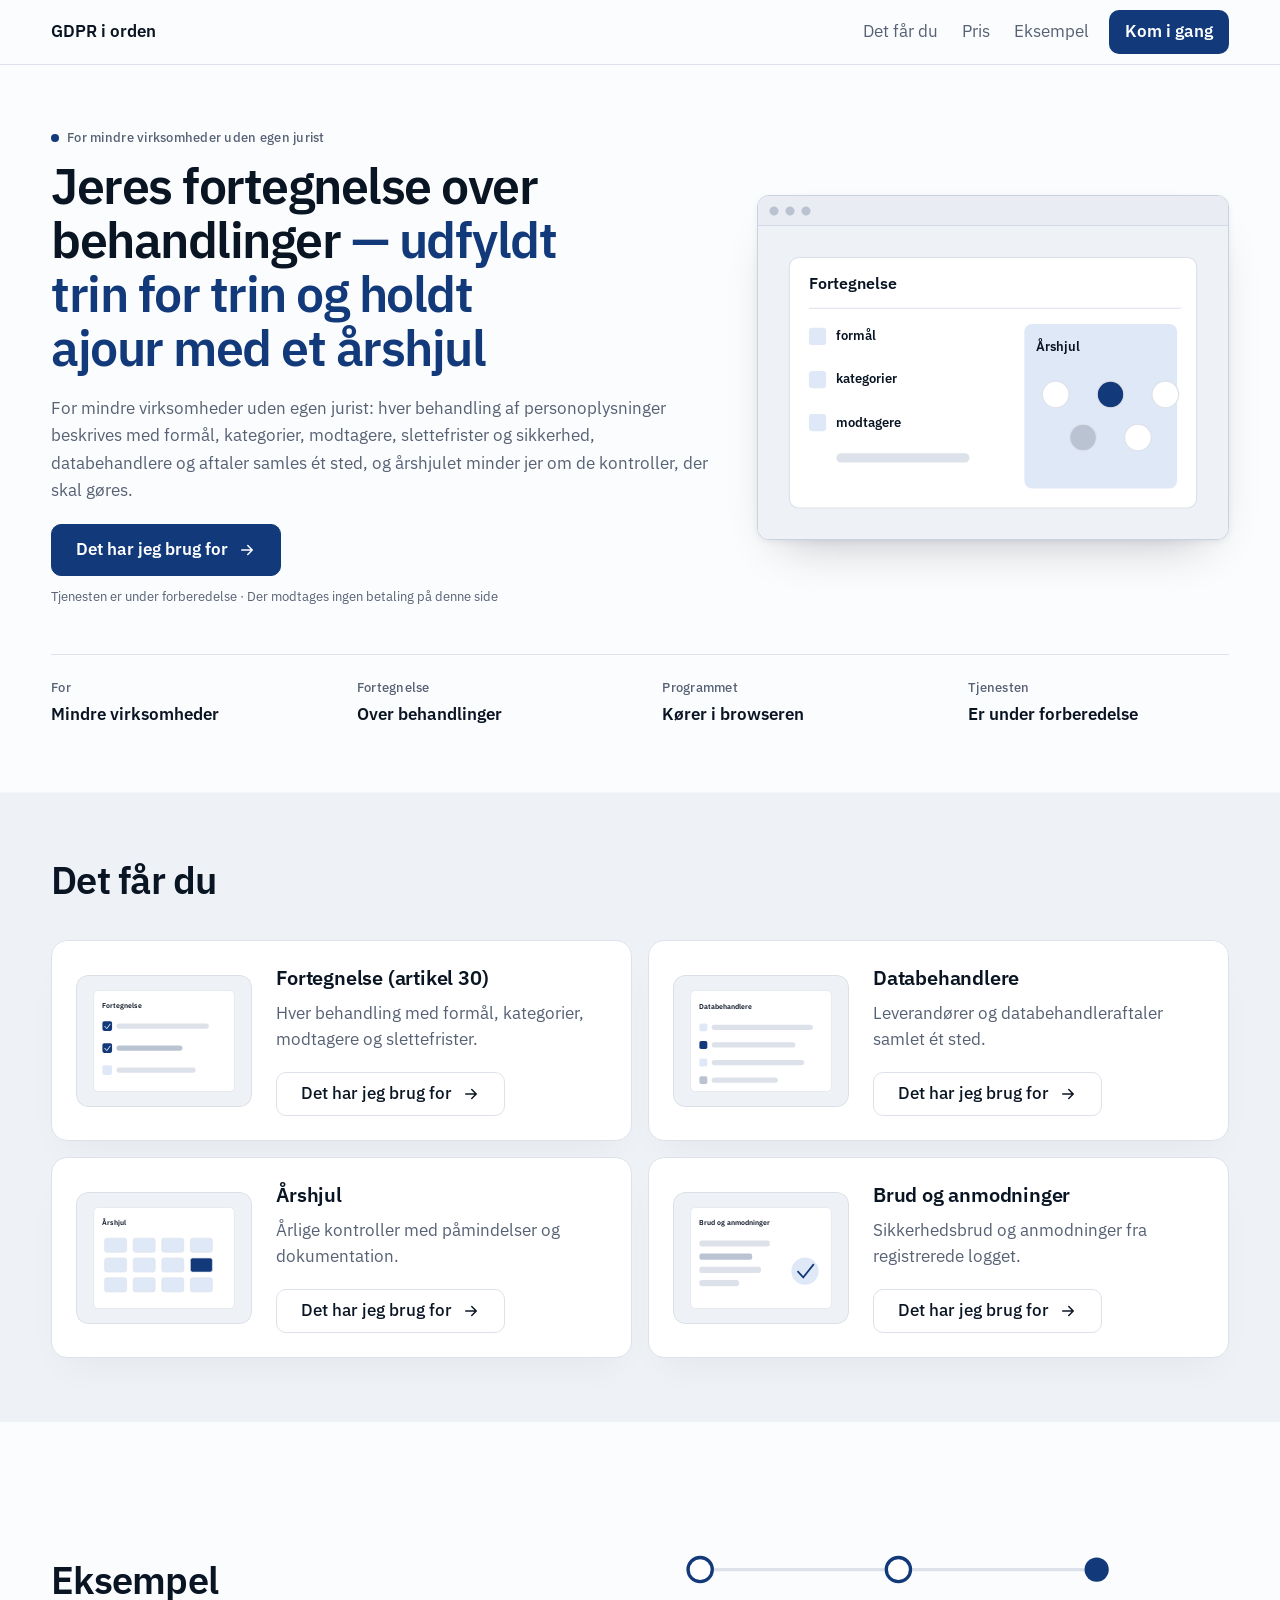
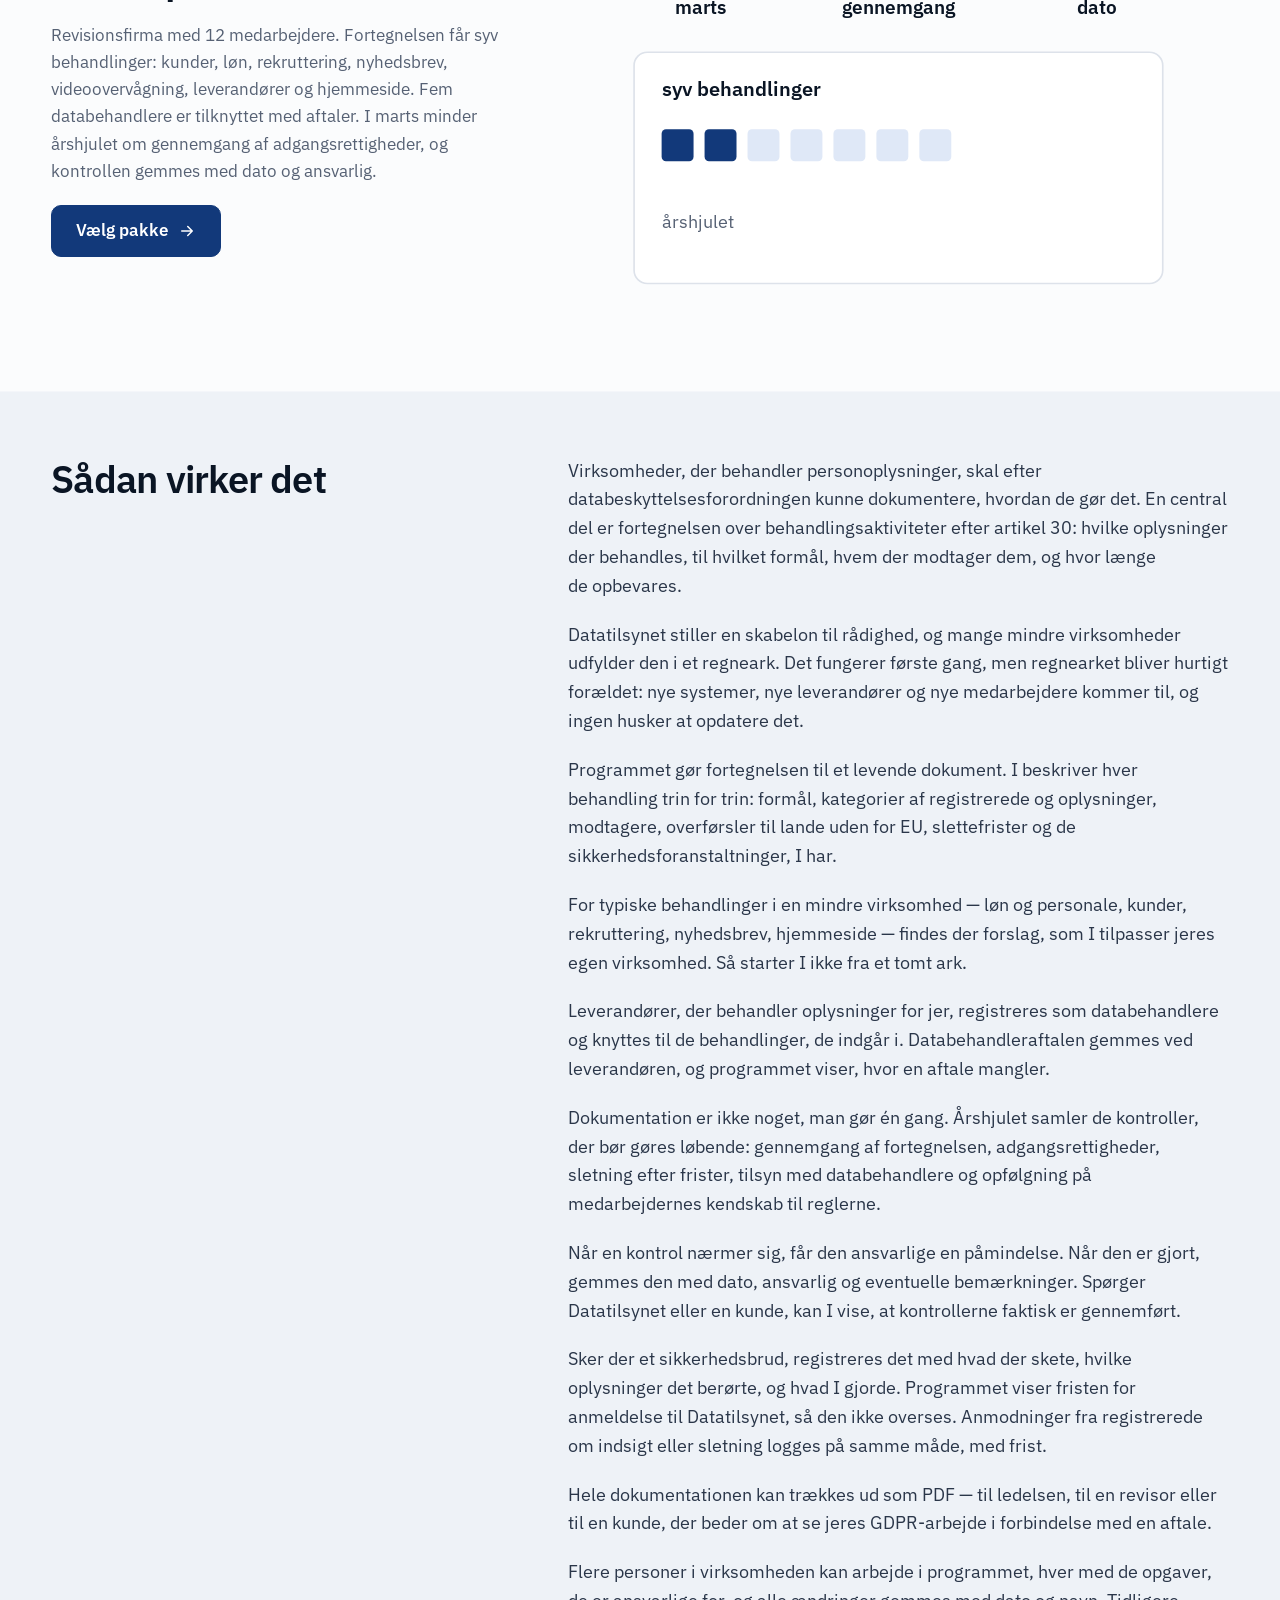
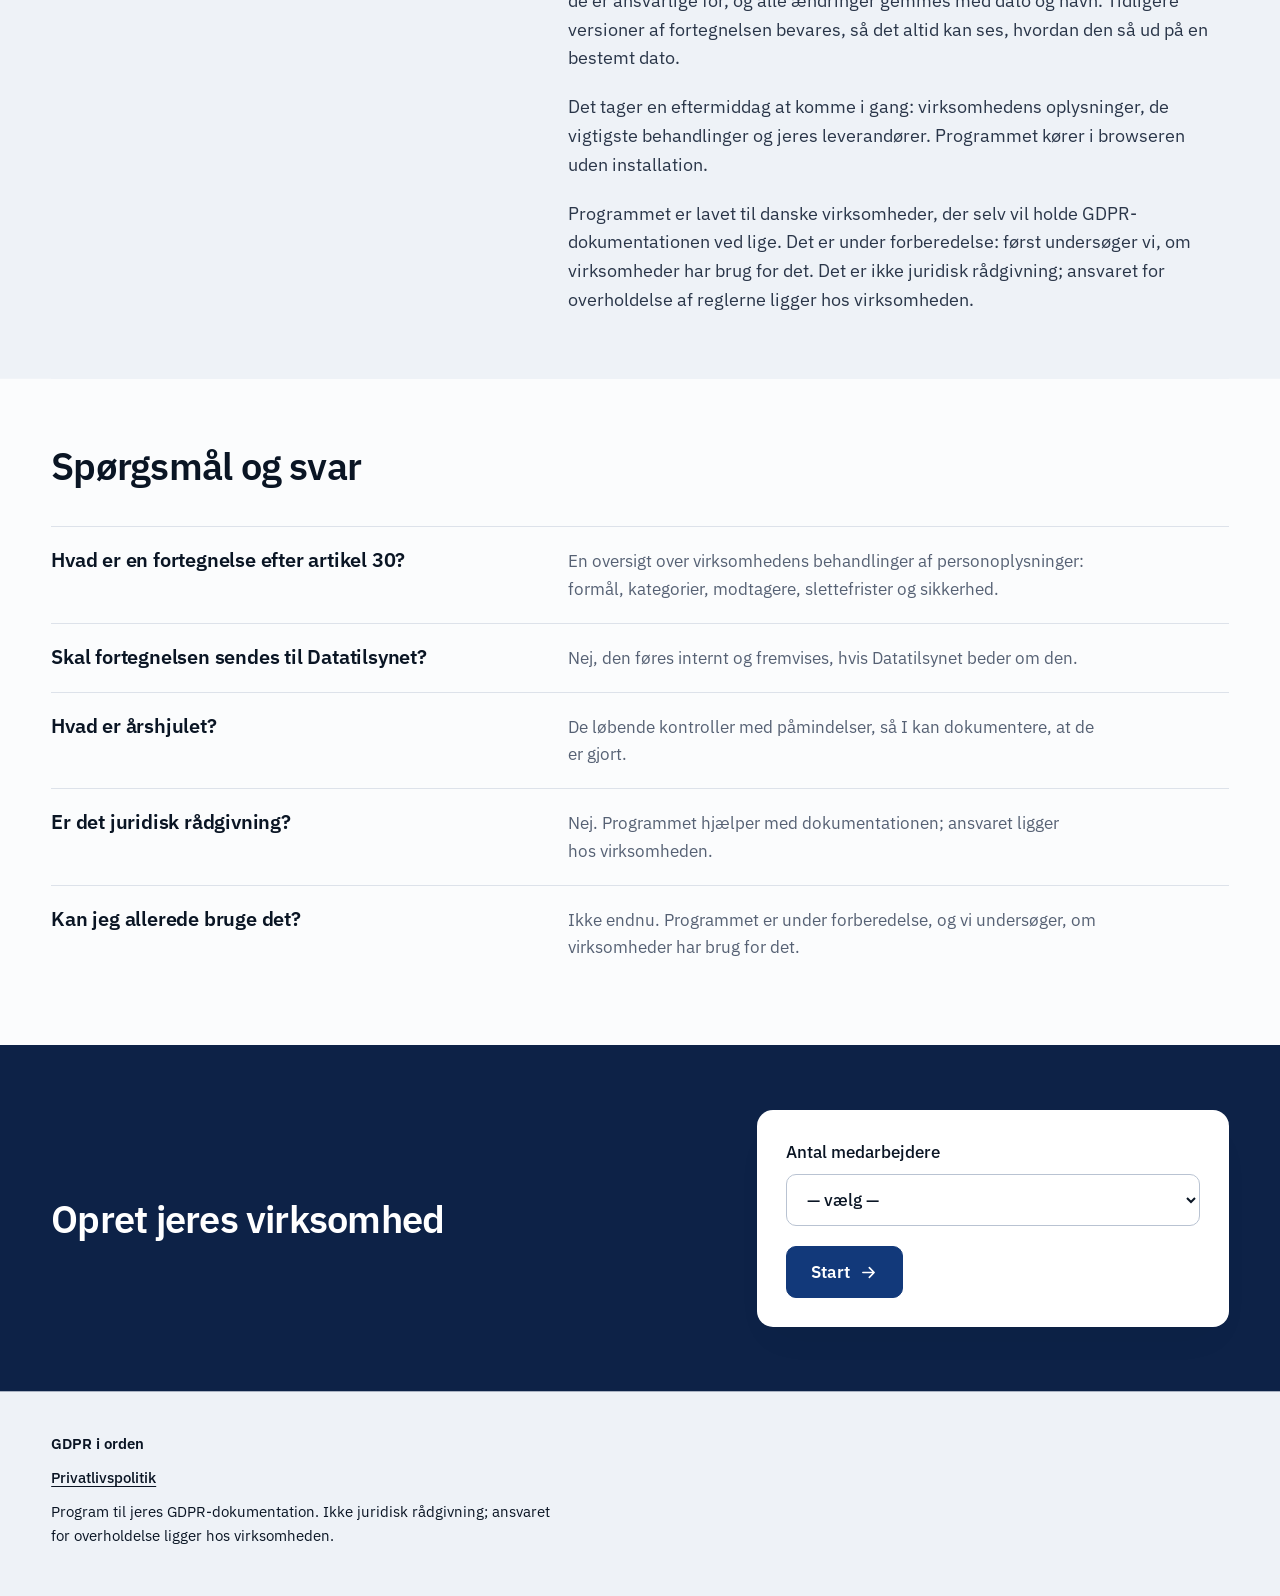
<file: index.html>
<!doctype html>
<html lang="da-DK">
<head>
<meta charset="utf-8">
<!-- Google Tag Manager -->
<script>(function(w,d,s,l,i){w[l]=w[l]||[];w[l].push({'gtm.start':
new Date().getTime(),event:'gtm.js'});var f=d.getElementsByTagName(s)[0],
j=d.createElement(s),dl=l!='dataLayer'?'&l='+l:'';j.async=true;j.src=
'https://www.googletagmanager.com/gtm.js?id='+i+dl;f.parentNode.insertBefore(j,f);
})(window,document,'script','dataLayer','GTM-WCQB7QSV');</script>
<!-- End Google Tag Manager -->
<meta name="viewport" content="width=device-width,initial-scale=1">
<link rel="canonical" href="https://gdprfortegnelse.dokufile.com/">
<title>GDPR-fortegnelse og årshjul for mindre virksomheder</title>
<meta name="description" content="For virksomheder, der selv holder GDPR-dokumentationen: fortegnelsen efter artikel 30 trin for trin og de årlige kontroller i et årshjul.">
<link rel="icon" href="favicon.svg">
<link rel="stylesheet" href="https://super-romeo.github.io/smoki-base/v1/style.css">
<link rel="preconnect" href="https://fonts.googleapis.com">
<link rel="preconnect" href="https://fonts.gstatic.com" crossorigin>
<link rel="stylesheet" href="https://fonts.googleapis.com/css2?family=IBM+Plex+Sans:wght@400;500;600&display=swap">
<link rel="stylesheet" href="variant.css">
<script src="smoke.js" defer></script>
<!-- faq-jsonld:start -->
<script type="application/ld+json">
{
 "@context": "https://schema.org",
 "@type": "FAQPage",
 "mainEntity": [
  {
   "@type": "Question",
   "name": "Hvad er en fortegnelse efter artikel 30?",
   "acceptedAnswer": {
    "@type": "Answer",
    "text": "En oversigt over virksomhedens behandlinger af personoplysninger: formål, kategorier, modtagere, slettefrister og sikkerhed."
   }
  },
  {
   "@type": "Question",
   "name": "Skal fortegnelsen sendes til Datatilsynet?",
   "acceptedAnswer": {
    "@type": "Answer",
    "text": "Nej, den føres internt og fremvises, hvis Datatilsynet beder om den."
   }
  },
  {
   "@type": "Question",
   "name": "Hvad er årshjulet?",
   "acceptedAnswer": {
    "@type": "Answer",
    "text": "De løbende kontroller med påmindelser, så I kan dokumentere, at de er gjort."
   }
  },
  {
   "@type": "Question",
   "name": "Er det juridisk rådgivning?",
   "acceptedAnswer": {
    "@type": "Answer",
    "text": "Nej. Programmet hjælper med dokumentationen; ansvaret ligger hos virksomheden."
   }
  },
  {
   "@type": "Question",
   "name": "Kan jeg allerede bruge det?",
   "acceptedAnswer": {
    "@type": "Answer",
    "text": "Ikke endnu. Programmet er under forberedelse, og vi undersøger, om virksomheder har brug for det."
   }
  }
 ]
}
</script>
<!-- faq-jsonld:end -->
</head>
<body>
<!-- Google Tag Manager (noscript) -->
<noscript><iframe src="https://www.googletagmanager.com/ns.html?id=GTM-WCQB7QSV"
height="0" width="0" style="display:none;visibility:hidden"></iframe></noscript>
<!-- End Google Tag Manager (noscript) -->

<header><div class="shell">
  <a class="home" href="index.html" data-ev="click_logo_home">GDPR i orden</a>
  <nav><a href="#hvad" data-ev="click_nav_hvad">Det får du</a><a href="price.html" data-ev="click_nav_pris">Pris</a><a href="#eksempel" data-ev="click_nav_eksempel">Eksempel</a><a href="#start" data-ev="click_nav_start">Kom i gang</a></nav>
</div></header>

<main class="shell">
  <section class="split">
    <div class="stack">
      <p class="meta rise"><span class="dot"></span> For mindre virksomheder uden egen jurist</p>
      <h1 class="rise" style="--i:1" data-len="long">Jeres fortegnelse over behandlinger&nbsp;<span class="soft">— udfyldt trin for trin og holdt ajour med et årshjul</span></h1>
      <p class="rise" style="--i:2">For mindre virksomheder uden egen jurist: hver behandling af personoplysninger beskrives med formål, kategorier, modtagere, slettefrister og sikkerhed, databehandlere og aftaler samles ét sted, og årshjulet minder jer om de kontroller, der skal gøres.</p>
      <a class="button rise" style="--i:3" href="price.html" data-ev="cta_click">Det har jeg brug for</a>
      <p class="meta rise" style="--i:4">Tjenesten er under forberedelse · Der modtages ingen betaling på denne side</p>
    </div>
    <figure class="window rise" style="--i:2"><svg aria-hidden="true" focusable="false" class="shot" xmlns="http://www.w3.org/2000/svg" viewBox="0 0 1200 800"><rect width="1200" height="800" fill="#eef2f7" /><rect x="80" y="80" width="1040" height="640" rx="24" fill="#ffffff" stroke="#dde2ea" stroke-width="3" /><text x="130" y="160" font-size="40" font-weight="600" fill="#0a1524">Fortegnelse</text><line x1="130" y1="210" x2="1080" y2="210" stroke="#dde2ea" stroke-width="3" /><rect x="130" y="260" width="44" height="44" rx="8" fill="#dfe8f7" /><text x="200" y="292" font-size="32" font-weight="600" fill="#0a1524">formål</text><rect x="130" y="370" width="44" height="44" rx="8" fill="#dfe8f7" /><text x="200" y="402" font-size="32" font-weight="600" fill="#0a1524">kategorier</text><rect x="130" y="480" width="44" height="44" rx="8" fill="#dfe8f7" /><text x="200" y="512" font-size="32" font-weight="600" fill="#0a1524">modtagere</text><rect x="200" y="580" width="340" height="24" rx="12" fill="#dde2ea" /><rect x="680" y="250" width="390" height="420" rx="20" fill="#dfe8f7" /><text x="710" y="320" font-size="34" font-weight="600" fill="#0a1524">Årshjul</text><circle cx="760" cy="430" r="34" fill="#ffffff" stroke="#dde2ea" stroke-width="3" /><circle cx="900" cy="430" r="34" fill="#12397a" stroke="#dde2ea" stroke-width="3" /><circle cx="1040" cy="430" r="34" fill="#ffffff" stroke="#dde2ea" stroke-width="3" /><circle cx="830" cy="540" r="34" fill="#b9c3d2" stroke="#dde2ea" stroke-width="3" /><circle cx="970" cy="540" r="34" fill="#ffffff" stroke="#dde2ea" stroke-width="3" /></svg></figure>
    <dl class="facts">
      <div><dt>For</dt><dd>Mindre virksomheder</dd></div>
      <div><dt>Fortegnelse</dt><dd>Over behandlinger</dd></div>
      <div><dt>Programmet</dt><dd>Kører i browseren</dd></div>
      <div><dt>Tjenesten</dt><dd>Er under forberedelse</dd></div>
    </dl>
  </section>

  <section id="hvad" data-view="features_view">
    <div class="stack"><h2>Det får du</h2></div>
    <div class="bento">
      <article class="tile stack reveal">
        <div class="art"><svg aria-hidden="true" focusable="false" xmlns="http://www.w3.org/2000/svg" viewBox="0 0 800 600"><rect width="800" height="600" fill="#eef2f7" /><rect x="80" y="70" width="640" height="460" rx="22" fill="#ffffff" stroke="#dde2ea" stroke-width="3" /><text x="120" y="150" font-size="32" font-weight="600" fill="#0a1524">Fortegnelse</text><rect x="120" y="210" width="44" height="44" rx="8" fill="#12397a" /><polyline points="130,232 140,244 156,222" fill="none" stroke="#ffffff" stroke-width="4" /><rect x="184" y="220" width="420" height="24" rx="12" fill="#dde2ea" /><rect x="120" y="310" width="44" height="44" rx="8" fill="#12397a" /><polyline points="130,332 140,344 156,322" fill="none" stroke="#ffffff" stroke-width="4" /><rect x="184" y="320" width="300" height="24" rx="12" fill="#b9c3d2" /><rect x="120" y="410" width="44" height="44" rx="8" fill="#dfe8f7" /><rect x="184" y="420" width="360" height="24" rx="12" fill="#dde2ea" /></svg></div>
        <h3>Fortegnelse (artikel 30)</h3><p>Hver behandling med formål, kategorier, modtagere og slettefrister.</p>
        <a class="button quiet" href="price.html" data-ev="feature_fortegnelse">Det har jeg brug for</a>
      </article>
      <article class="tile stack reveal">
        <div class="art"><svg aria-hidden="true" focusable="false" xmlns="http://www.w3.org/2000/svg" viewBox="0 0 800 600"><rect width="800" height="600" fill="#eef2f7" /><rect x="80" y="70" width="640" height="460" rx="22" fill="#ffffff" stroke="#dde2ea" stroke-width="3" /><text x="120" y="155" font-size="34" font-weight="600" fill="#0a1524">Databehandlere</text><rect x="120" y="220" width="36" height="36" rx="8" fill="#dfe8f7" /><rect x="176" y="226" width="460" height="24" rx="12" fill="#dde2ea" /><rect x="120" y="300" width="36" height="36" rx="8" fill="#12397a" /><rect x="176" y="306" width="380" height="24" rx="12" fill="#dde2ea" /><rect x="120" y="380" width="36" height="36" rx="8" fill="#dfe8f7" /><rect x="176" y="386" width="420" height="24" rx="12" fill="#dde2ea" /><rect x="120" y="460" width="36" height="36" rx="8" fill="#b9c3d2" /><rect x="176" y="466" width="300" height="24" rx="12" fill="#dde2ea" /></svg></div>
        <h3>Databehandlere</h3><p>Leverandører og databehandleraftaler samlet ét sted.</p>
        <a class="button quiet" href="price.html" data-ev="feature_databehandlere">Det har jeg brug for</a>
      </article>
      <article class="tile stack reveal">
        <div class="art"><svg aria-hidden="true" focusable="false" xmlns="http://www.w3.org/2000/svg" viewBox="0 0 800 600"><rect width="800" height="600" fill="#eef2f7" /><rect x="80" y="70" width="640" height="460" rx="22" fill="#ffffff" stroke="#dde2ea" stroke-width="3" /><text x="120" y="150" font-size="34" font-weight="600" fill="#0a1524">Årshjul</text><rect x="130" y="210" width="100" height="64" rx="10" fill="#dfe8f7" stroke="#dde2ea" stroke-width="3" /><rect x="260" y="210" width="100" height="64" rx="10" fill="#dfe8f7" stroke="#dde2ea" stroke-width="3" /><rect x="390" y="210" width="100" height="64" rx="10" fill="#dfe8f7" stroke="#dde2ea" stroke-width="3" /><rect x="520" y="210" width="100" height="64" rx="10" fill="#dfe8f7" stroke="#dde2ea" stroke-width="3" /><rect x="130" y="300" width="100" height="64" rx="10" fill="#dfe8f7" stroke="#dde2ea" stroke-width="3" /><rect x="260" y="300" width="100" height="64" rx="10" fill="#dfe8f7" stroke="#dde2ea" stroke-width="3" /><rect x="390" y="300" width="100" height="64" rx="10" fill="#dfe8f7" stroke="#dde2ea" stroke-width="3" /><rect x="520" y="300" width="100" height="64" rx="10" fill="#12397a" stroke="#dde2ea" stroke-width="3" /><rect x="130" y="390" width="100" height="64" rx="10" fill="#dfe8f7" stroke="#dde2ea" stroke-width="3" /><rect x="260" y="390" width="100" height="64" rx="10" fill="#dfe8f7" stroke="#dde2ea" stroke-width="3" /><rect x="390" y="390" width="100" height="64" rx="10" fill="#dfe8f7" stroke="#dde2ea" stroke-width="3" /><rect x="520" y="390" width="100" height="64" rx="10" fill="#dfe8f7" stroke="#dde2ea" stroke-width="3" /></svg></div>
        <h3>Årshjul</h3><p>Årlige kontroller med påmindelser og dokumentation.</p>
        <a class="button quiet" href="price.html" data-ev="feature_aarshjul">Det har jeg brug for</a>
      </article>
      <article class="tile stack reveal">
        <div class="art"><svg aria-hidden="true" focusable="false" xmlns="http://www.w3.org/2000/svg" viewBox="0 0 800 600"><rect width="800" height="600" fill="#eef2f7" /><rect x="80" y="70" width="640" height="460" rx="22" fill="#ffffff" stroke="#dde2ea" stroke-width="3" /><text x="120" y="150" font-size="32" font-weight="600" fill="#0a1524">Brud og anmodninger</text><rect x="120" y="220" width="320" height="28" rx="10" fill="#dde2ea" /><rect x="120" y="280" width="240" height="28" rx="10" fill="#b9c3d2" /><rect x="120" y="340" width="280" height="28" rx="10" fill="#dde2ea" /><rect x="120" y="400" width="180" height="28" rx="10" fill="#dde2ea" /><circle cx="600" cy="360" r="62" fill="#dfe8f7" /><polyline points="566,360 592,388 640,328" fill="none" stroke="#12397a" stroke-width="8" /></svg></div>
        <h3>Brud og anmodninger</h3><p>Sikkerhedsbrud og anmodninger fra registrerede logget.</p>
        <a class="button quiet" href="price.html" data-ev="feature_brud">Det har jeg brug for</a>
      </article>
    </div>
  </section>

  <section id="eksempel" data-view="example_view" class="split flip">
    <div class="stack">
      <h2>Eksempel</h2>
      <p>Revisionsfirma med 12 medarbejdere. Fortegnelsen får syv behandlinger: kunder, løn, rekruttering, nyhedsbrev, videoovervågning, leverandører og hjemmeside. Fem databehandlere er tilknyttet med aftaler. I marts minder årshjulet om gennemgang af adgangsrettigheder, og kontrollen gemmes med dato og ansvarlig.</p>
    <a class="button" href="price.html" data-ev="click_cta_after_example">Vælg pakke</a>
    </div>
<svg aria-hidden="true" focusable="false" class="shot reveal" xmlns="http://www.w3.org/2000/svg" viewBox="0 0 1200 800"><rect width="1200" height="800" fill="#eef2f7" /><line x1="240" y1="150" x2="960" y2="150" stroke="#dde2ea" stroke-width="6" /><circle cx="240" cy="150" r="22" fill="#ffffff" stroke="#12397a" stroke-width="6" /><text x="240" y="230" font-size="34" font-weight="600" fill="#0a1524" text-anchor="middle">marts</text><circle cx="600" cy="150" r="22" fill="#ffffff" stroke="#12397a" stroke-width="6" /><text x="600" y="230" font-size="34" font-weight="600" fill="#0a1524" text-anchor="middle">gennemgang</text><circle cx="960" cy="150" r="22" fill="#12397a" /><text x="960" y="230" font-size="34" font-weight="600" fill="#0a1524" text-anchor="middle">dato</text><rect x="120" y="300" width="960" height="420" rx="24" fill="#ffffff" stroke="#dde2ea" stroke-width="3" /><text x="170" y="380" font-size="36" font-weight="600" fill="#0a1524">syv behandlinger</text><rect x="170" y="440" width="58" height="58" rx="8" fill="#12397a" /><rect x="248" y="440" width="58" height="58" rx="8" fill="#12397a" /><rect x="326" y="440" width="58" height="58" rx="8" fill="#dfe8f7" /><rect x="404" y="440" width="58" height="58" rx="8" fill="#dfe8f7" /><rect x="482" y="440" width="58" height="58" rx="8" fill="#dfe8f7" /><rect x="560" y="440" width="58" height="58" rx="8" fill="#dfe8f7" /><rect x="638" y="440" width="58" height="58" rx="8" fill="#dfe8f7" /><text x="170" y="620" font-size="32" fill="#566174">årshjulet</text></svg>
  </section>
<!-- seo-tekst:start -->
  <section id="opis" class="split flip">
    <div class="stack"><h2>Sådan virker det</h2></div>
    <div class="stack">
      <p>Virksomheder, der behandler personoplysninger, skal efter databeskyttelsesforordningen kunne dokumentere, hvordan de gør det. En central del er fortegnelsen over behandlingsaktiviteter efter artikel 30: hvilke oplysninger der behandles, til hvilket formål, hvem der modtager dem, og hvor længe de opbevares.</p>
    <p>Datatilsynet stiller en skabelon til rådighed, og mange mindre virksomheder udfylder den i et regneark. Det fungerer første gang, men regnearket bliver hurtigt forældet: nye systemer, nye leverandører og nye medarbejdere kommer til, og ingen husker at opdatere det.</p>
    <p>Programmet gør fortegnelsen til et levende dokument. I beskriver hver behandling trin for trin: formål, kategorier af registrerede og oplysninger, modtagere, overførsler til lande uden for EU, slettefrister og de sikkerhedsforanstaltninger, I har.</p>
    <p>For typiske behandlinger i en mindre virksomhed — løn og personale, kunder, rekruttering, nyhedsbrev, hjemmeside — findes der forslag, som I tilpasser jeres egen virksomhed. Så starter I ikke fra et tomt ark.</p>
    <p>Leverandører, der behandler oplysninger for jer, registreres som databehandlere og knyttes til de behandlinger, de indgår i. Databehandleraftalen gemmes ved leverandøren, og programmet viser, hvor en aftale mangler.</p>
    <p>Dokumentation er ikke noget, man gør én gang. Årshjulet samler de kontroller, der bør gøres løbende: gennemgang af fortegnelsen, adgangsrettigheder, sletning efter frister, tilsyn med databehandlere og opfølgning på medarbejdernes kendskab til reglerne.</p>
    <p>Når en kontrol nærmer sig, får den ansvarlige en påmindelse. Når den er gjort, gemmes den med dato, ansvarlig og eventuelle bemærkninger. Spørger Datatilsynet eller en kunde, kan I vise, at kontrollerne faktisk er gennemført.</p>
    <p>Sker der et sikkerhedsbrud, registreres det med hvad der skete, hvilke oplysninger det berørte, og hvad I gjorde. Programmet viser fristen for anmeldelse til Datatilsynet, så den ikke overses. Anmodninger fra registrerede om indsigt eller sletning logges på samme måde, med frist.</p>
    <p>Hele dokumentationen kan trækkes ud som PDF — til ledelsen, til en revisor eller til en kunde, der beder om at se jeres GDPR-arbejde i forbindelse med en aftale.</p>
    <p>Flere personer i virksomheden kan arbejde i programmet, hver med de opgaver, de er ansvarlige for, og alle ændringer gemmes med dato og navn. Tidligere versioner af fortegnelsen bevares, så det altid kan ses, hvordan den så ud på en bestemt dato.</p>
    <p>Det tager en eftermiddag at komme i gang: virksomhedens oplysninger, de vigtigste behandlinger og jeres leverandører. Programmet kører i browseren uden installation.</p>
    <p>Programmet er lavet til danske virksomheder, der selv vil holde GDPR-dokumentationen ved lige. Det er under forberedelse: først undersøger vi, om virksomheder har brug for det. Det er ikke juridisk rådgivning; ansvaret for overholdelse af reglerne ligger hos virksomheden.</p>
    </div>
  </section>
  <section id="faq">
    <div class="stack"><h2>Spørgsmål og svar</h2></div>
    <div class="rows">
      <div class="split flip"><h3>Hvad er en fortegnelse efter artikel 30?</h3><p>En oversigt over virksomhedens behandlinger af personoplysninger: formål, kategorier, modtagere, slettefrister og sikkerhed.</p></div>
      <div class="split flip"><h3>Skal fortegnelsen sendes til Datatilsynet?</h3><p>Nej, den føres internt og fremvises, hvis Datatilsynet beder om den.</p></div>
      <div class="split flip"><h3>Hvad er årshjulet?</h3><p>De løbende kontroller med påmindelser, så I kan dokumentere, at de er gjort.</p></div>
      <div class="split flip"><h3>Er det juridisk rådgivning?</h3><p>Nej. Programmet hjælper med dokumentationen; ansvaret ligger hos virksomheden.</p></div>
      <div class="split flip"><h3>Kan jeg allerede bruge det?</h3><p>Ikke endnu. Programmet er under forberedelse, og vi undersøger, om virksomheder har brug for det.</p></div>
    </div>
  </section>
<!-- seo-tekst:end -->
  <section id="start" data-view="start_view" class="split">
    <div class="stack">
      <h2>Opret jeres virksomhed</h2>
    </div>
    <div class="tile stack">
      <label>Antal medarbejdere<select data-ev-focus="form_start"><option value="">— vælg —</option><option>1–10</option><option>11–50</option><option>51–250</option><option>Over 250</option></select></label>
      <a class="button" href="price.html" data-ev="form_submit_click">Start</a>
    </div>
  </section>
</main>

<footer><div class="shell">
  <p><b>GDPR i orden</b></p>
  <p><a href="privacy.html" data-ev="click_legal_privacy">Privatlivspolitik</a></p>
  <p>Program til jeres GDPR-dokumentation. Ikke juridisk rådgivning; ansvaret for overholdelse ligger hos virksomheden.</p>
</div></footer>

</body>
</html>
</file>
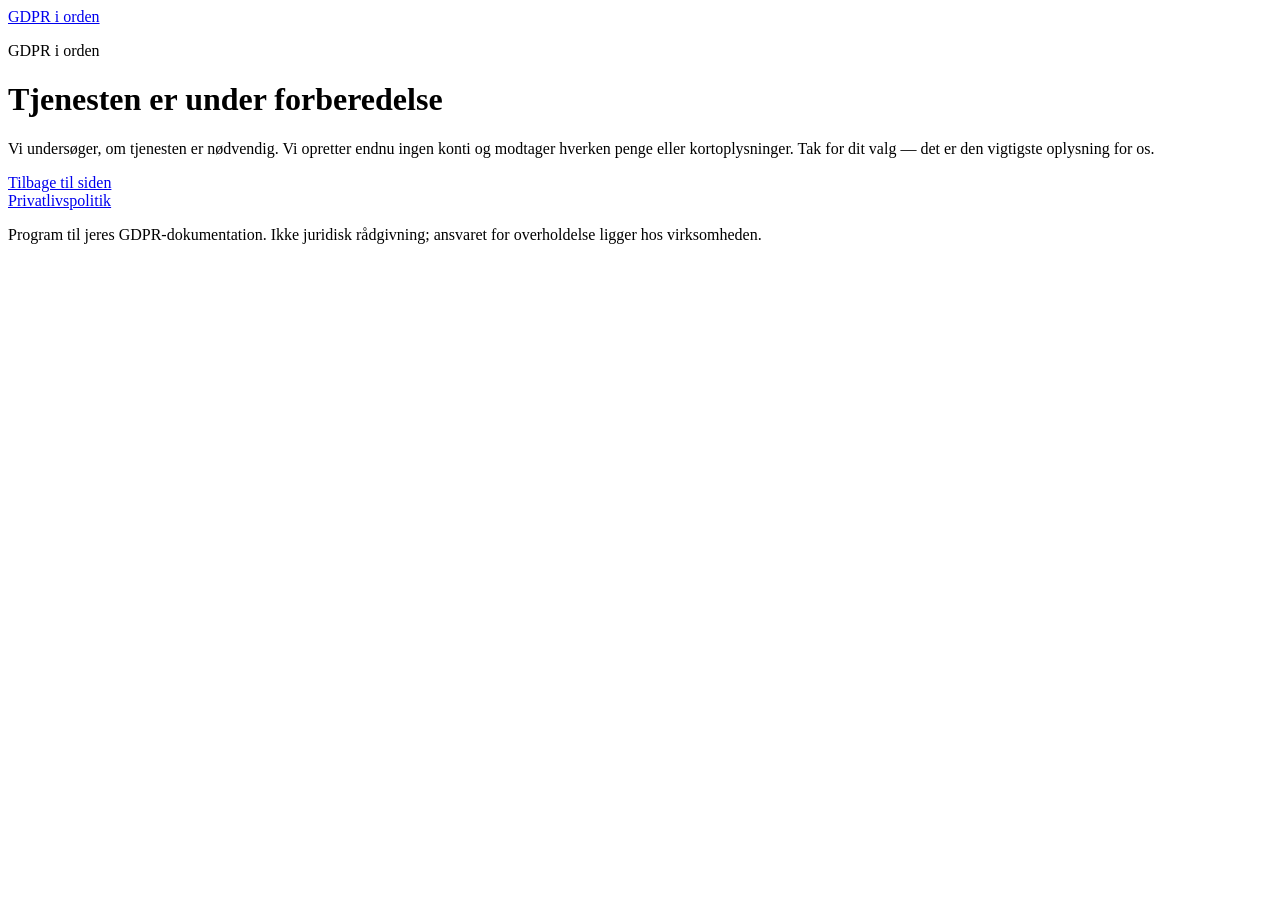
<file: pay.html>
<!doctype html>
<html lang="da-DK">
<head>
<meta charset="utf-8">
<!-- Google Tag Manager -->
<script>(function(w,d,s,l,i){w[l]=w[l]||[];w[l].push({'gtm.start':
new Date().getTime(),event:'gtm.js'});var f=d.getElementsByTagName(s)[0],
j=d.createElement(s),dl=l!='dataLayer'?'&l='+l:'';j.async=true;j.src=
'https://www.googletagmanager.com/gtm.js?id='+i+dl;f.parentNode.insertBefore(j,f);
})(window,document,'script','dataLayer','GTM-WCQB7QSV');</script>
<!-- End Google Tag Manager -->
<meta name="viewport" content="width=device-width,initial-scale=1">
<link rel="canonical" href="https://gdprfortegnelse.dokufile.com/pay.html">
<title>GDPR i orden — betaling er endnu ikke mulig</title>
<meta name="robots" content="noindex,nofollow">
<link rel="icon" href="favicon.svg">
<link rel="stylesheet" href="https://super-romeo.github.io/smoki-base/v1/style.css">
<script src="smoke.js" defer></script>
</head>
<body data-page="pay">
<!-- Google Tag Manager (noscript) -->
<noscript><iframe src="https://www.googletagmanager.com/ns.html?id=GTM-WCQB7QSV"
height="0" width="0" style="display:none;visibility:hidden"></iframe></noscript>
<!-- End Google Tag Manager (noscript) -->
<header class="site"><div class="wrap bar">
  <a class="brand" href="index.html" data-ev="click_logo_home"><span class="mark"></span>GDPR i orden</a>
</div></header>
<main class="page"><div class="wrap narrow center">
  <p class="eyebrow">GDPR i orden</p>
  <h1>Tjenesten er under forberedelse</h1>
  <p class="lead">Vi undersøger, om tjenesten er nødvendig. Vi opretter endnu ingen konti og modtager hverken penge eller kortoplysninger. Tak for dit valg — det er den vigtigste oplysning for os.</p>
  <p class="note" data-show="plan" hidden>Dit valg af pakke er talt anonymt, uden dine oplysninger.</p>
  <p class="note" data-show="feature" hidden>Dit valg af funktion er talt anonymt, uden dine oplysninger.</p>
  <p class="note" data-show="intent" hidden>Din forespørgsel er talt anonymt, uden dine oplysninger og dokumenter.</p>
  <div class="actions"><a class="btn primary" href="index.html" data-ev="click_back">Tilbage til siden</a></div>
  <p class="note" data-show="sent" hidden>Tak — vi skriver én gang, når tjenesten starter.</p>
  <div id="email-box" class="card" style="margin:44px auto 0;max-width:560px;text-align:left"><h2>Besked om start</h2><p>Hvis du vil, kan du skrive din e-mailadresse — vi sender én besked, når tjenesten starter. Feltet er frivilligt.</p><div data-form-slot></div><p class="note" style="margin:6px 0 0"><a href="privacy.html" data-ev="click_legal_privacy">Privatlivspolitik</a></p></div>
</div></main>
<footer class="site-foot"><div class="wrap">
  <p style="margin:0"><a href="privacy.html" data-ev="click_legal_privacy">Privatlivspolitik</a></p>
  <p class="muted">Program til jeres GDPR-dokumentation. Ikke juridisk rådgivning; ansvaret for overholdelse ligger hos virksomheden.</p>
</div></footer>
</body>
</html>
</file>
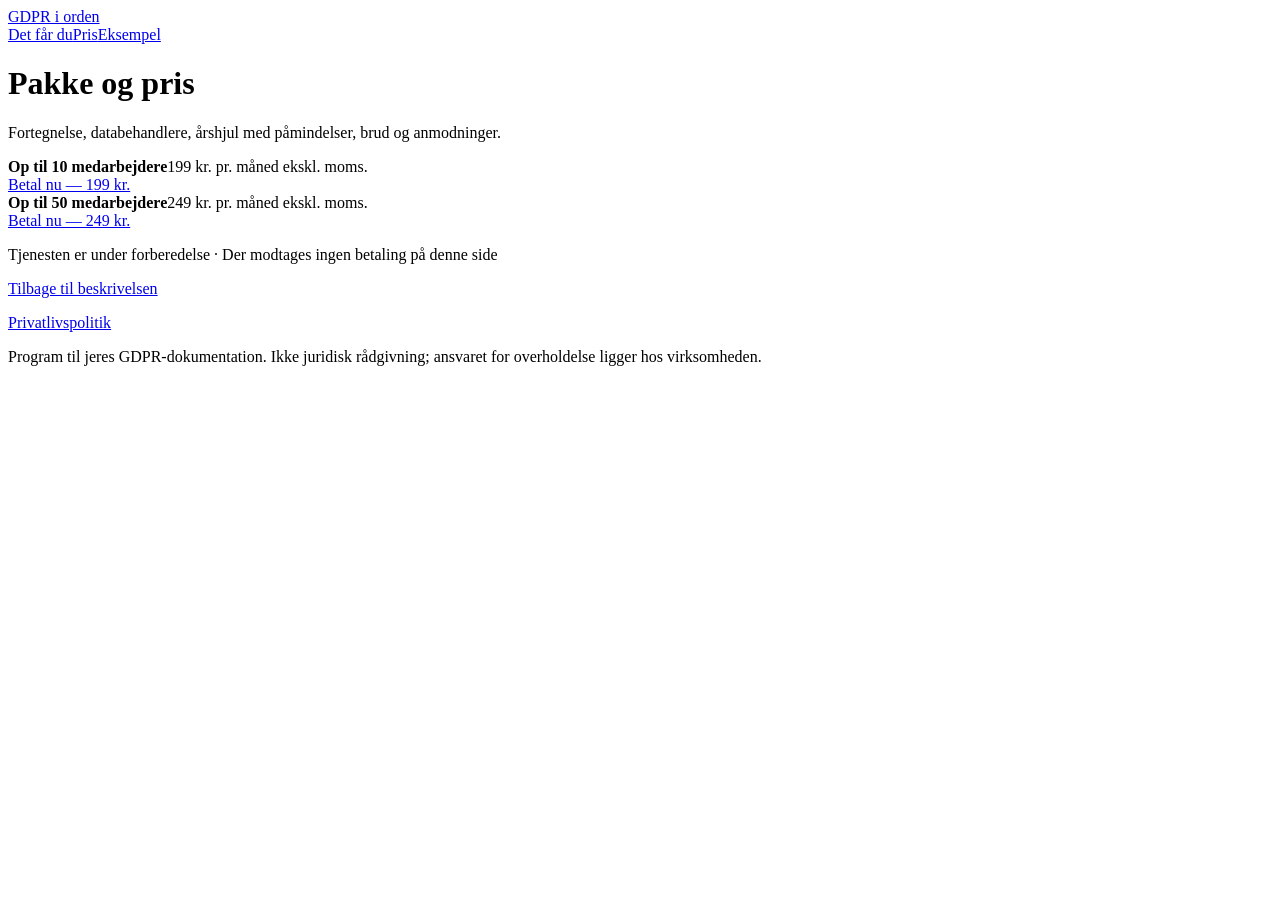
<file: price.html>
<!doctype html>
<html lang="da-DK">
<head>
<meta charset="utf-8">
<!-- Google Tag Manager -->
<script>(function(w,d,s,l,i){w[l]=w[l]||[];w[l].push({'gtm.start':
new Date().getTime(),event:'gtm.js'});var f=d.getElementsByTagName(s)[0],
j=d.createElement(s),dl=l!='dataLayer'?'&l='+l:'';j.async=true;j.src=
'https://www.googletagmanager.com/gtm.js?id='+i+dl;f.parentNode.insertBefore(j,f);
})(window,document,'script','dataLayer','GTM-WCQB7QSV');</script>
<!-- End Google Tag Manager -->
<meta name="viewport" content="width=device-width,initial-scale=1">
<link rel="canonical" href="https://gdprfortegnelse.dokufile.com/price.html">
<title>Pris — GDPR-fortegnelse og årshjul</title>
<meta name="description" content="Månedspris for fortegnelse over behandlinger efter artikel 30 og årshjul med kontroller for danske virksomheder.">
<link rel="icon" href="favicon.svg">
<link rel="stylesheet" href="https://super-romeo.github.io/smoki-base/v1/style.css">
<script src="smoke.js" defer></script>
<script>
  /* Prissiden åbnet — price_view via smoke.js (window.smokeTrack). */
  document.addEventListener("DOMContentLoaded", function () { if (window.smokeTrack) window.smokeTrack("price_view"); });
</script>
</head>
<body data-page="price">
<!-- Google Tag Manager (noscript) -->
<noscript><iframe src="https://www.googletagmanager.com/ns.html?id=GTM-WCQB7QSV"
height="0" width="0" style="display:none;visibility:hidden"></iframe></noscript>
<!-- End Google Tag Manager (noscript) -->

<header><div class="wrap">
  <div class="logo"><a href="index.html" data-ev="click_logo_home">GDPR i orden</a></div>
  <nav class="top"><a href="index.html#hvad" data-ev="click_nav_hvad">Det får du</a><a href="price.html" data-ev="click_nav_pris">Pris</a><a href="index.html#eksempel" data-ev="click_nav_eksempel">Eksempel</a></nav>
</div></header>

<div class="wrap">
  <div class="hero">
    <h1>Pakke og pris</h1>
    <p class="sub">Fortegnelse, databehandlere, årshjul med påmindelser, brud og anmodninger.</p>
  </div>

  <section id="pris">
    <div class="grid">
      <div class="card"><b>Op til 10 medarbejdere</b><span>199 kr. pr. måned ekskl. moms.</span><br><a class="btn" href="pay.html?plan=lille" data-ev="payment_click click_pay_lille">Betal nu — 199 kr.</a></div>
      <div class="card"><b>Op til 50 medarbejdere</b><span>249 kr. pr. måned ekskl. moms.</span><br><a class="btn" href="pay.html?plan=mellem" data-ev="payment_click click_pay_mellem">Betal nu — 249 kr.</a></div>
    </div>
    <p class="cta-note">Tjenesten er under forberedelse · Der modtages ingen betaling på denne side</p>
    <div class="actions"><a class="btn" href="index.html" data-ev="click_back">Tilbage til beskrivelsen</a></div>
  </section>
</div>

<footer><div class="wrap">
  <p><a href="privacy.html" data-ev="click_legal_privacy">Privatlivspolitik</a></p>
  <p class="muted">Program til jeres GDPR-dokumentation. Ikke juridisk rådgivning; ansvaret for overholdelse ligger hos virksomheden.</p>
</div></footer>

</body>
</html>
</file>
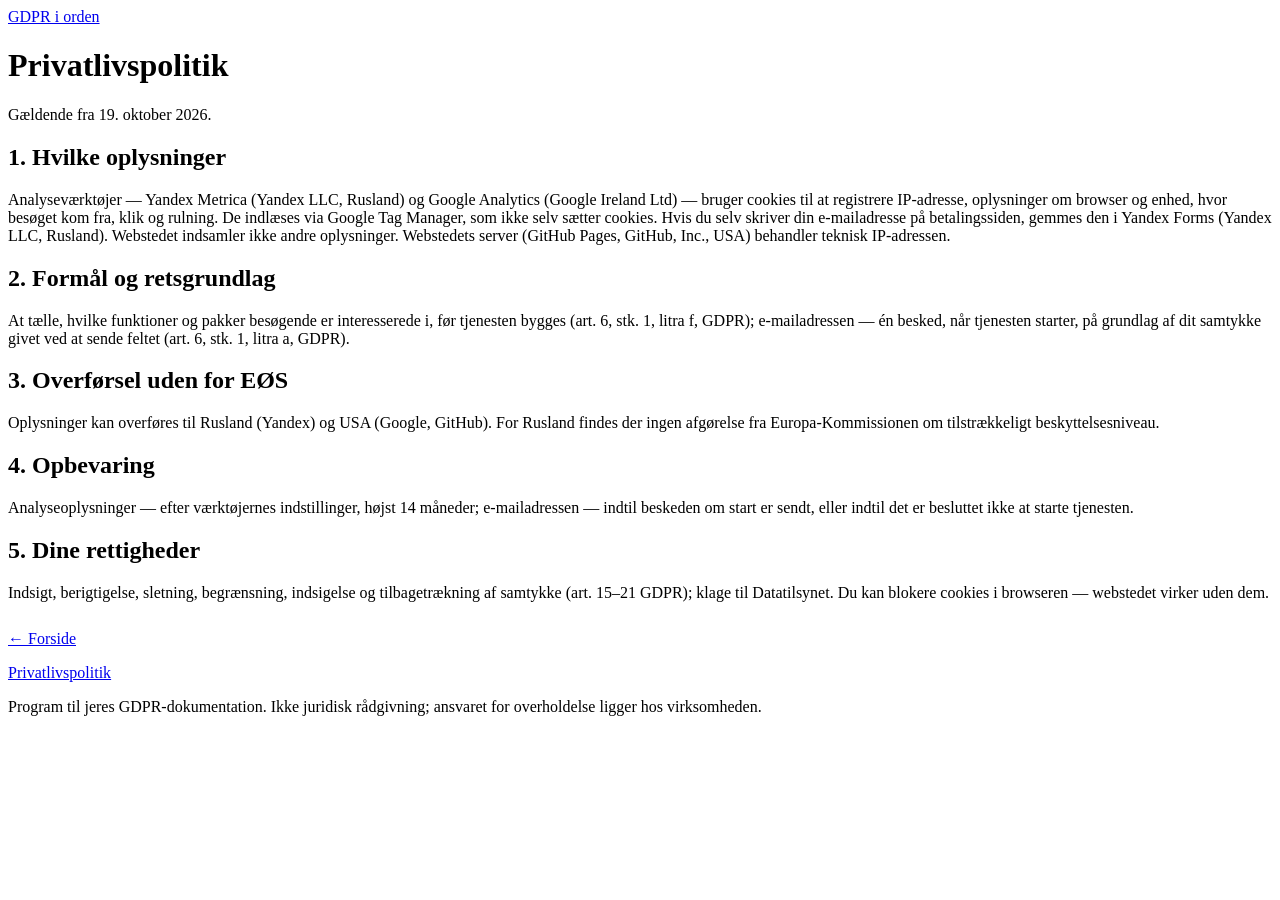
<file: privacy.html>
<!doctype html>
<html lang="da-DK">
<head>
<meta charset="utf-8">
<!-- Google Tag Manager -->
<script>(function(w,d,s,l,i){w[l]=w[l]||[];w[l].push({'gtm.start':
new Date().getTime(),event:'gtm.js'});var f=d.getElementsByTagName(s)[0],
j=d.createElement(s),dl=l!='dataLayer'?'&l='+l:'';j.async=true;j.src=
'https://www.googletagmanager.com/gtm.js?id='+i+dl;f.parentNode.insertBefore(j,f);
})(window,document,'script','dataLayer','GTM-WCQB7QSV');</script>
<!-- End Google Tag Manager -->
<meta name="viewport" content="width=device-width,initial-scale=1">
<link rel="canonical" href="https://gdprfortegnelse.dokufile.com/privacy.html">
<title>GDPR i orden — Privatlivspolitik</title>
<meta name="description" content="GDPR i orden: hvilke oplysninger siden indsamler, hvorfor, hvor de sendes hen, hvor længe de gemmes og dine rettigheder.">
<link rel="icon" href="favicon.svg">
<link rel="stylesheet" href="https://super-romeo.github.io/smoki-base/v1/style.css">
<script src="smoke.js" defer></script>
</head>
<body>
<!-- Google Tag Manager (noscript) -->
<noscript><iframe src="https://www.googletagmanager.com/ns.html?id=GTM-WCQB7QSV"
height="0" width="0" style="display:none;visibility:hidden"></iframe></noscript>
<!-- End Google Tag Manager (noscript) -->
<header class="site"><div class="wrap bar">
  <a class="brand" href="index.html" data-ev="click_logo_home"><span class="mark"></span>GDPR i orden</a>
</div></header>
<main class="page"><div class="wrap narrow doc">
  <h1>Privatlivspolitik</h1>
  <p class="lead">Gældende fra 19. oktober 2026.</p>
  <h2>1. Hvilke oplysninger</h2>
  <p>Analyseværktøjer — Yandex Metrica (Yandex LLC, Rusland) og Google Analytics (Google Ireland Ltd) — bruger cookies til at registrere IP-adresse, oplysninger om browser og enhed, hvor besøget kom fra, klik og rulning. De indlæses via Google Tag Manager, som ikke selv sætter cookies. Hvis du selv skriver din e-mailadresse på betalingssiden, gemmes den i Yandex Forms (Yandex LLC, Rusland). Webstedet indsamler ikke andre oplysninger. Webstedets server (GitHub Pages, GitHub, Inc., USA) behandler teknisk IP-adressen.</p>
  <h2>2. Formål og retsgrundlag</h2>
  <p>At tælle, hvilke funktioner og pakker besøgende er interesserede i, før tjenesten bygges (art. 6, stk. 1, litra f, GDPR); e-mailadressen — én besked, når tjenesten starter, på grundlag af dit samtykke givet ved at sende feltet (art. 6, stk. 1, litra a, GDPR).</p>
  <h2>3. Overførsel uden for EØS</h2>
  <p>Oplysninger kan overføres til Rusland (Yandex) og USA (Google, GitHub). For Rusland findes der ingen afgørelse fra Europa-Kommissionen om tilstrækkeligt beskyttelsesniveau.</p>
  <h2>4. Opbevaring</h2>
  <p>Analyseoplysninger — efter værktøjernes indstillinger, højst 14 måneder; e-mailadressen — indtil beskeden om start er sendt, eller indtil det er besluttet ikke at starte tjenesten.</p>
  <h2>5. Dine rettigheder</h2>
  <p>Indsigt, berigtigelse, sletning, begrænsning, indsigelse og tilbagetrækning af samtykke (art. 15–21 GDPR); klage til Datatilsynet. Du kan blokere cookies i browseren — webstedet virker uden dem.</p>
  <p style="margin-top:28px"><a href="index.html" data-ev="click_legal_back">&larr; Forside</a></p>
</div></main>
<footer class="site-foot"><div class="wrap">
  <p style="margin:0"><a href="privacy.html" data-ev="click_legal_privacy">Privatlivspolitik</a></p>
  <p class="muted">Program til jeres GDPR-dokumentation. Ikke juridisk rådgivning; ansvaret for overholdelse ligger hos virksomheden.</p>
</div></footer>
</body>
</html>
</file>
<file: variant.css>
/* Final sample v13 — one layer (СМ-45): tokens in :root, then general rules.
   Owner's ten choices: layout 17 · IBM Plex Sans · navy palette · background 06 (grey bands, dark form band) ·
   shape 02 (medium radius) · cards 05 (2×2, picture on the side) · hero 07 (picture in a window frame) ·
   density 02 (compact) · header 07 (button in header, light-grey footer) · motion 04 (load cascade only).
   Four commands on top: polish (whole) · emil-design-eng (interaction layer, no image placeholder colour) ·
   mobile-native (safe areas, footer press) · typeset (measure, leading and tracking per role, fallback face). */

/* fallback with Plex metrics: the swap from Segoe UI / Arial does not reflow lines */
@font-face { font-family: "Plex Fallback"; src: local("Segoe UI"), local("Arial"); size-adjust: 101.7%; ascent-override: 100.8%; descent-override: 27%; line-gap-override: 0%; }

:root {
  /* colour — one blue accent; white text on it passes AA */
  --canvas: #fbfcfd;
  --surface: #ffffff;
  --ink: #0a1524;
  --steel: #566174;
  --line: #dde2ea;
  --line-strong: #b9c3d2;
  --accent: #12397a;
  --accent-hover: #0d2247;              /* the dark band colour, no new hue */
  --accent-wash: #dfe8f7;
  --focus: #2f6fd6;
  --band-grey: #eef2f7;
  --band-dark: #0d2247;
  --shadow: 0 20px 40px -15px rgba(0, 0, 0, .05);
  /* type — one family; the larger the type, the tighter tracking and leading */
  --font-sans: "IBM Plex Sans", "Plex Fallback", "Segoe UI", system-ui, sans-serif;
  --text-display: clamp(2.25rem, 5vw, 3.75rem);
  --text-h2: clamp(1.75rem, 3vw, 2.5rem);
  --text-h3: 1.25rem;
  --text-body: 1.0625rem;
  --text-meta: .8125rem;
  --tracking-display: -.03em;
  --tracking: -.02em;
  --tracking-h3: -.01em;
  --leading-display: 1.08;
  --leading-tight: 1.15;
  --leading-h3: 1.3;
  --leading-body: 1.6;                  /* 1.55 on phones */
  --leading-snug: 1.5;                  /* short measure in cards */
  --measure: 56ch;                      /* about 70 characters of Plex per line */
  --measure-lead: 41.5rem;               /* hero lead keeps two lines at 1280; rem, because ch on an animated element can resolve against the fallback face */
  /* space, shape */
  --max: 1400px;
  --gutter: clamp(1rem, 4vw, 4rem);
  --section: 4rem;                      /* 3rem on phones */
  --gap: clamp(1.5rem, 3.5vw, 3.5rem);
  --head-gap: clamp(1.75rem, 3vw, 2.5rem);
  --pad-card: 1.75rem;                  /* 1.5rem on phones */
  --radius-card: 1rem;
  --radius-inner: .75rem;
  --radius-control: .625rem;            /* fields, buttons, header links */
  --header-h: 65px;                     /* sticky header with its border; 57px on phones */
  /* motion — UI feedback under 300ms */
  --ease-out: cubic-bezier(.23, 1, .32, 1);
  --dur: .15s;                          /* hover, colour */
  --dur-press: .16s;
  --dur-rise: .5s;                      /* first-screen cascade item */
  --stagger: 60ms;
  --press: .97;
  --arrow: url("data:image/svg+xml,%3Csvg xmlns='http://www.w3.org/2000/svg' viewBox='0 0 24 24' fill='none' stroke='%23000' stroke-width='2' stroke-linecap='round' stroke-linejoin='round'%3E%3Cpath d='M5 12h14M13 6l6 6-6 6'/%3E%3C/svg%3E");
}
@media (max-width: 767px) {
  :root { --section: 3rem; --gap: max(2rem, 5vw); --pad-card: 1.5rem; --leading-body: 1.55; --header-h: 57px; }
}

/* base */
*, *::before, *::after { box-sizing: border-box; }
html { scroll-behavior: smooth; scroll-padding-top: var(--header-h); -webkit-text-size-adjust: 100%; text-size-adjust: 100%; }
body { margin: 0; background: var(--canvas); color: var(--ink); font: 400 var(--text-body)/var(--leading-body) var(--font-sans); -webkit-font-smoothing: antialiased; -moz-osx-font-smoothing: grayscale; text-rendering: optimizeLegibility; font-synthesis: none; }
h1, h2, h3 { margin: 0; color: var(--ink); font-weight: 600; letter-spacing: var(--tracking); line-height: var(--leading-tight); text-wrap: balance; }
h1 { font-size: var(--text-display); letter-spacing: var(--tracking-display); line-height: var(--leading-display); }
/* long headlines (German, Polish, Russian…): the page sets data-len on h1 — long: over 70 characters, xlong: over 100 */
h1[data-len="long"] { --text-display: clamp(2.125rem, 4vw, 3.125rem); }
h1[data-len="xlong"] { --text-display: clamp(2rem, 3.6vw, 2.875rem); }
h3, dd { hyphens: auto; hyphenate-limit-chars: 12 4 4; }   /* long words in narrow cards and facts; the headline is not hyphenated */
h2 { font-size: var(--text-h2); }
h3 { font-size: var(--text-h3); letter-spacing: var(--tracking-h3); line-height: var(--leading-h3); }
p { margin: 0; color: var(--steel); max-width: var(--measure); }
h1 + p { max-width: var(--measure-lead); }
p, dd { text-wrap: pretty; }
h1, h2, h3, p, dd { overflow-wrap: anywhere; }   /* anywhere, not break-word: it also shrinks the column's minimum width */
.tile p { hyphens: auto; }
b { font-weight: 600; color: var(--ink); }
a { color: inherit; text-decoration-thickness: from-font; text-underline-offset: .2em; }
img { max-width: 100%; -webkit-user-drag: none; }
::selection { background: var(--accent-wash); color: var(--ink); }
:focus-visible, select:focus { outline: 2px solid var(--focus); outline-offset: 3px; }
select:focus:not(:focus-visible) { outline: 0; }

/* layout */
.shell { max-width: var(--max); margin: 0 auto; padding: 0 max(var(--gutter), env(safe-area-inset-right, 0px)) 0 max(var(--gutter), env(safe-area-inset-left, 0px)); }
section { padding: var(--section) 0; border-top: 1px solid transparent; }   /* 1px seam between blocks */
main > section:first-child { border-top: 0; }
main > section:not(.split) > * + * { margin-top: var(--head-gap); }
.split { display: grid; grid-template-columns: var(--cols, minmax(0, 7fr) minmax(0, 5fr)); gap: 1.5rem var(--gap); }
.flip { --cols: minmax(0, 5fr) minmax(0, 7fr); }
.split:has(> .stack + p) { --cols: minmax(0, 1fr); row-gap: .625rem; }   /* a bare sub-line sits under its heading */
section.split > .stack:first-child { align-self: center; }                 /* the shorter side centres against the taller */
.stack { display: grid; gap: 1.25rem; align-content: start; justify-items: start; }
.split > *, .stack > *, .bento > * { min-width: 0; }   /* a long word must wrap inside its column, not widen it (rollout: German pages) */
.stack > .meta + :is(h1, h2) { margin-top: -.5rem; }                       /* eyebrow belongs to its heading */
.stack > h3 + p { margin-top: -.625rem; }                                  /* card title belongs to its text */
.bento { display: grid; grid-template-columns: repeat(2, minmax(0, 1fr)); gap: 1rem; }

/* block backgrounds: grey bands, one dark form band (full-bleed) */
main > section:has(> .bento), #opis { --band: var(--band-grey); }   /* cards block by structure: every page has its own id */
#start { --band: var(--band-dark); --ink: #ffffff; --steel: #c3cee2; --accent-wash: rgba(255, 255, 255, .12); --focus: #9dbcf5; color: var(--ink); }
main > section:has(> .bento), #opis, #start { background: var(--band); box-shadow: 0 0 0 100vmax var(--band); clip-path: inset(0 -100vmax); }
#start .tile { --ink: #0a1524; --steel: #566174; --accent-wash: #dfe8f7; --focus: #2f6fd6; color: var(--ink); border-color: transparent; }
#start .tile select { border-color: var(--line-strong); }

/* long text: heading on the left, one column of text on the right, darker and larger than card text */
#opis > .stack:first-child { align-self: start; }
#opis > .stack + .stack > p { color: #2a3649; font-size: 1.125rem; max-width: 62ch; }

/* header, footer */
header { position: sticky; top: 0; z-index: 10; background: rgba(251, 252, 253, .86); -webkit-backdrop-filter: blur(12px); backdrop-filter: blur(12px); border-bottom: 1px solid var(--line); }
header .shell { display: flex; flex-wrap: wrap; align-items: center; justify-content: space-between; min-height: 64px; }
header nav { display: flex; flex-wrap: wrap; }
header a { display: inline-flex; align-items: center; min-height: 44px; padding: 0 .75rem; border-radius: var(--radius-control); color: var(--steel); text-decoration: none; transition: background-color var(--dur) ease, color var(--dur) ease, transform var(--dur-press) var(--ease-out); }
header a:active { color: var(--ink); }
header .home { margin-left: -.75rem; color: var(--ink); font-weight: 600; }
header nav a:last-child { margin-left: .5rem; padding: 0 1rem; background: var(--accent); color: #fff; font-weight: 600; }
header nav a:last-child:active { color: #fff; }
footer { padding: 2.5rem 0 calc(3rem + env(safe-area-inset-bottom, 0px)); background: var(--band-grey); color: var(--ink); border-top: 1px solid var(--line); font-size: .9375rem; }
footer a, footer p { color: var(--ink); }
footer a { display: inline-flex; align-items: center; min-height: 44px; font-weight: 500; transition: color var(--dur) ease, opacity var(--dur) ease; }

/* components */
.meta { display: inline-flex; align-items: center; gap: .5rem; font: 500 var(--text-meta)/1.4 var(--font-sans); letter-spacing: .02em; color: var(--steel); }
.button + .meta { margin-top: -.5rem; font-weight: 400; letter-spacing: 0; }   /* note under a button reads as body text */
.soft { color: var(--steel); }
h1 .soft { color: var(--accent); }   /* the benefit half of the headline: accent, not grey */
.dot { width: 8px; height: 8px; flex: none; border-radius: 50%; background: var(--accent); }
.button { display: inline-flex; align-items: center; justify-content: center; gap: .6rem; min-height: 52px; padding: 0 1.5rem; border: 1px solid var(--accent); border-radius: var(--radius-control); background: var(--accent); color: #ffffff; font-weight: 600; text-decoration: none; transition: transform var(--dur-press) var(--ease-out), background-color var(--dur) ease, border-color var(--dur) ease; }
.button::after { content: ""; width: 1.1em; height: 1.1em; background: currentColor; -webkit-mask: var(--arrow) center / contain no-repeat; mask: var(--arrow) center / contain no-repeat; transition: transform var(--dur-press) var(--ease-out); }
.button.quiet { min-height: 44px; border-color: var(--line); background: var(--surface); color: var(--ink); font-weight: 500; }
.button:active, header nav a:last-child:active { transform: scale(var(--press)); }
header a, .button, footer a, select, label { -webkit-tap-highlight-color: transparent; touch-action: manipulation; }
header a, .button { -webkit-user-select: none; user-select: none; }
.tile { padding: var(--pad-card); background: var(--surface); border: 1px solid var(--line); border-radius: var(--radius-card); box-shadow: var(--shadow); }
.tile p { line-height: var(--leading-snug); }
.art { width: 100%; aspect-ratio: 4 / 3; overflow: hidden; border-radius: var(--radius-inner); background: var(--canvas); }
.art img, .art svg { display: block; width: 100%; height: 100%; object-fit: cover; border-radius: inherit; }   /* picture: image file or inline drawing */
.art img, .art svg { outline: 1px solid rgba(10, 21, 36, .08); outline-offset: -1px; }   /* hairline so pale pictures do not melt into the card */
.shot { display: block; align-self: center; width: 100%; height: auto; aspect-ratio: 3 / 2; object-fit: cover; border-radius: var(--radius-card); }   /* no frame of its own: the drawing already has cards inside */
.window { margin: 0; align-self: center; overflow: hidden; background: var(--surface); border: 1px solid #c9d2e0; border-radius: var(--radius-inner); box-shadow: 0 24px 48px -26px rgba(10, 21, 36, .30), 0 2px 6px rgba(10, 21, 36, .06); }
.window::before { content: ""; display: block; height: 30px; border-bottom: 1px solid #d5dbe6;
  background: radial-gradient(circle at 16px 15px, var(--line-strong) 4px, transparent 5px), radial-gradient(circle at 32px 15px, var(--line-strong) 4px, transparent 5px),
    radial-gradient(circle at 48px 15px, var(--line-strong) 4px, transparent 5px), #e9edf3; }
.window .shot { border-radius: 0; }
svg.shot:not(.window *) > rect:first-child { fill: none; }   /* example drawing: no grey panel behind its cards — one frame level less */
.facts { grid-column: 1 / -1; display: grid; grid-template-columns: repeat(4, minmax(0, 1fr)); gap: 1rem var(--gap); margin: 1.5rem 0 0; padding-top: 1.5rem; border-top: 1px solid var(--line); }
.facts dt { font: 500 var(--text-meta)/1.4 var(--font-sans); letter-spacing: .02em; color: var(--steel); }
.facts dd { margin: .25rem 0 0; font-weight: 600; }
.rows > * { align-items: baseline; padding: 1.25rem 0; border-top: 1px solid var(--line); }   /* question and answer share a baseline */
label { display: grid; gap: .5rem; width: 100%; font-weight: 500; }
select { width: 100%; min-width: 0; min-height: 52px; padding: 0 1rem; font: inherit; color: var(--ink); background: var(--surface); border: 1px solid var(--line); border-radius: var(--radius-control); accent-color: var(--accent); }
select, label { cursor: pointer; }

/* cards from 768px: picture on the side; on tablets it yields width to the text */
@media (min-width: 768px) {
  .tile:has(> .art) { grid-template-columns: minmax(0, 11rem) minmax(0, 1fr); column-gap: 1.5rem; align-items: center; padding: 1.5rem; }
  .tile > .art { grid-row: 1 / span 3; }
  .tile:has(> .art) > :not(.art) { grid-column: 2; }
}
@media (min-width: 768px) and (max-width: 1023px) {
  .facts { grid-template-columns: repeat(2, minmax(0, 1fr)); }
  .tile:has(> .art) { grid-template-columns: minmax(0, 6rem) minmax(0, 1fr); column-gap: 1rem; }
}

/* phones: one column; header = name + button in one row, section links hidden */
@media (max-width: 767px) {
  .split, .bento { grid-template-columns: minmax(0, 1fr); }
  h1, h2 { hyphens: auto; }   /* phones: a word longer than the line is hyphenated */
  .facts { grid-template-columns: repeat(2, minmax(0, 1fr)); }
  .button { width: 100%; }
  header .shell { flex-wrap: nowrap; min-height: 56px; }
  header nav a:not(:last-child) { display: none; }
  header nav a:last-child { min-height: 40px; margin: 0; }
}

/* hover only where there is a real pointer: a tap must not leave a stuck hover */
@media (hover: hover) and (pointer: fine) {
  header a:hover { color: var(--ink); background: var(--accent-wash); }
  header .home:hover { background: transparent; }
  header nav a:last-child:hover { color: #fff; background: var(--accent-hover); }
  .button:not(.quiet):hover { background: var(--accent-hover); border-color: var(--accent-hover); }
  .button.quiet:hover { border-color: var(--accent); background: var(--accent-wash); }
  footer a:hover { color: var(--accent); }
}
@media not all and (hover: hover) and (pointer: fine) {
  footer a:active { opacity: .6; }
}

/* motion: first-screen cascade on load only; reduced motion keeps opacity, drops travel */
@media (prefers-reduced-motion: no-preference) {
  @keyframes rise-in { from { opacity: 0; transform: translateY(8px); } }
  .rise { animation: rise-in var(--dur-rise) var(--ease-out) calc(var(--i, 0) * var(--stagger)) backwards; }
}
@media (hover: hover) and (pointer: fine) and (prefers-reduced-motion: no-preference) {
  .button:hover::after { transform: translateX(2px); }
}
@media (prefers-reduced-motion: reduce) {
  @keyframes fade-in { from { opacity: 0; } }
  html { scroll-behavior: auto; }
  .rise { animation: fade-in .2s ease backwards; }
  .button:active, header nav a:last-child:active { transform: none; }
}
</file>
